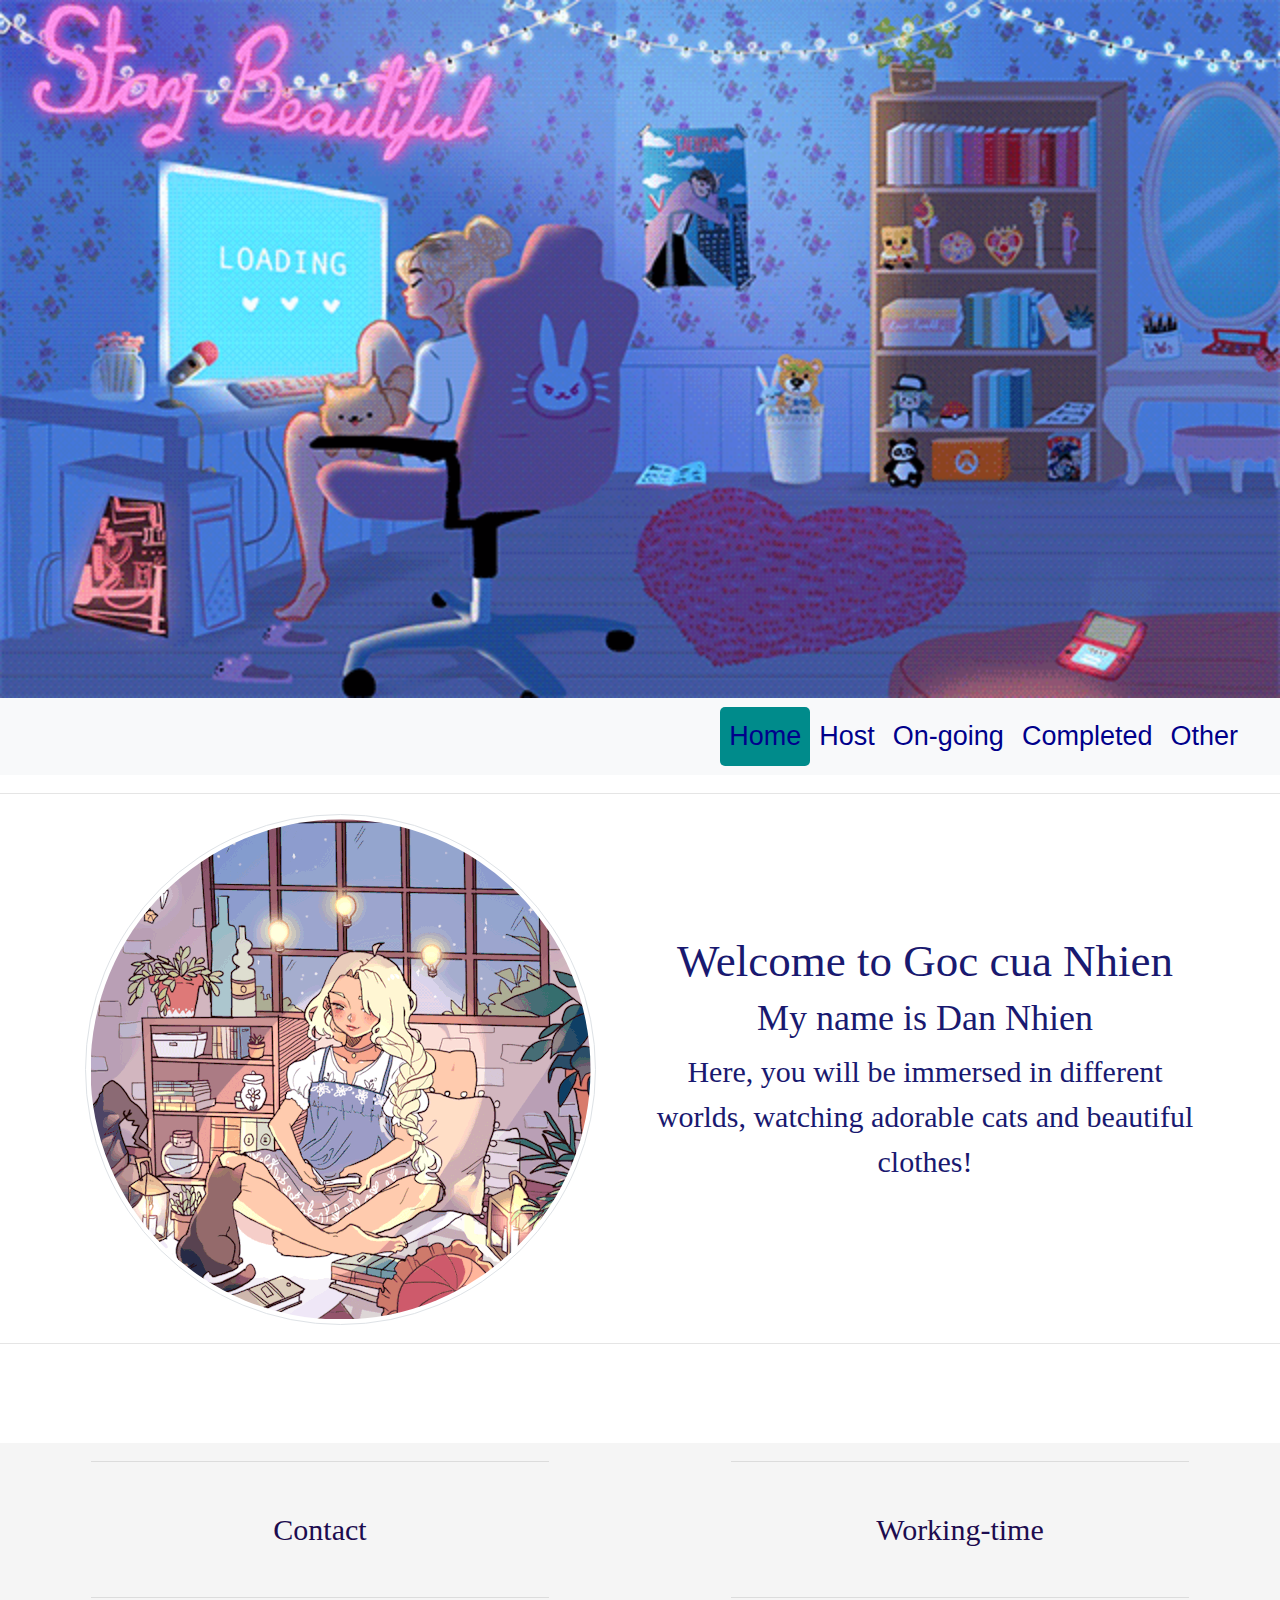
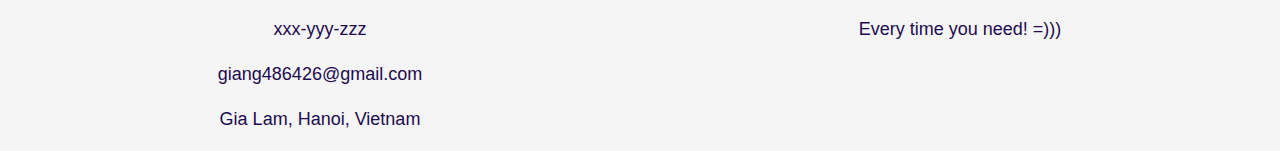
<file: index.html>
<!DOCTYPE html>
<html>
<head>
	<!-- title -->
	<title>Góc của Nhiên</title>
	<!--  -->
	<meta charset="utf-8">
	<!--  -->
	<meta name="description" content="Personal Portfolio Template">
	<meta name="viewport" content="width=device-width, initial-scale=1">
	<!-- Css -->
	<link rel="stylesheet" href="https://use.fontawesome.com/releases/v5.7.0/css/all.css" integrity="sha384-lZN37f5QGtY3VHgisS14W3ExzMWZxybE1SJSEsQp9S+oqd12jhcu+A56Ebc1zFSJ" crossorigin="anonymous">
	<link rel="stylesheet" href="https://maxcdn.bootstrapcdn.com/bootstrap/4.5.2/css/bootstrap.min.css">
	<script src="https://ajax.googleapis.com/ajax/libs/jquery/3.5.1/jquery.min.js"></script>
	<script src="https://cdnjs.cloudflare.com/ajax/libs/popper.js/1.16.0/umd/popper.min.js"></script>
	<script src="https://maxcdn.bootstrapcdn.com/bootstrap/4.5.2/js/bootstrap.min.js"></script>
	<link rel="stylesheet" type="text/css" href="./style/style.css">
</head>
<body >
  <!-- Images -->
  <img class="img-fluid" src="./images/bia.gif" / style="width: 100%;">
  <!---->
	<nav class="navbar navbar-expand-md navbar-light bg-light sticky-top">
      <div class="container-fluid">
        <button
          class="navbar-toggler"
          type="button"
          data-toggle="collapse"
          data-target="#navbarResponsive"
        >
          <span class="navbar-toggler-icon"></span>
        </button>
        <div class="collapse navbar-collapse" id="navbarResponsive">
          <ul class="navbar-nav ml-auto">
            <li class="nav-item">
              <a class="nav-link active" href="home.html">Home</a>
            </li>
            <li class="nav-item">
              <a class="nav-link" href="host.html">Host</a>
            </li>
            <li class="nav-item">
              <a class="nav-link" href="ongoing.html">On-going</a>
            </li>
            <li class="nav-item">
              <a class="nav-link" href="completed.html">Completed</a>
            </li>
            <li class="nav-item">
              <a class="nav-link" href="other.html">Other</a>
            </li>
          </ul>
        </div>
      </div>
    </nav>
    
    <!-- Main -->
    <hr>
    <div class="container " id="main">
    	<div class="row ">
    		<div class="col-md-6 col-sm-12">
    			<img class="img-fluid rounded-circle img-thumbnail" src="./images/nen1.gif">
    		</div>
    		<div class="col-md-6 col-sm-12 color">
    			<h1>Welcome to Goc cua Nhien</h1>
    			<h2>My name is Dan Nhien</h2>
    			<p>Here, you will be immersed in different worlds, watching adorable cats and beautiful clothes!</p>
    		</div>
    	</div>
    </div>
    <!-- Contact -->
    <hr>
   	<div class="container-fluid padding">
      	<div class="row text-center padding">
        	
        	<div class="col-12 social padding">
				<a href="https://www.facebook.com/"><i class="fab fa-facebook"></i></a>
				<a href="https://twitter.com/"><i class="fab fa-twitter"></i></a>
				<a href="https://www.google.com/"><i class="fab fa-google"></i></a>
				<a href="https://www.instagram.com/"><i class="fab fa-instagram"></i></a>
				<a href="https://www.youtube.com/"><i class="fab fa-youtube"></i></a>
        	</div>
      	</div>
    </div>
    <!-- Footer -->
    <footer>
      	<div class="container-fluid padding">
			<div class="row text-center">
          		<div class="col-md-6">
                <hr class="light" />
                <h5>Contact</h5>
            		<hr class="light" />
            		<p>xxx-yyy-zzz</p>
            		<p>giang486426@gmail.com</p>
            		<p>Gia Lam, Hanoi, Vietnam</p>
          		</div>
          		<div class="col-md-6">
            		<hr class="light" />
            		<h5>Working-time</h5>
            		<hr class="light" />
            		<p>Every time you need! =))) </p>
          		</div>
        	</div>
      </div>
    </footer>
</body>
</html>
</file>
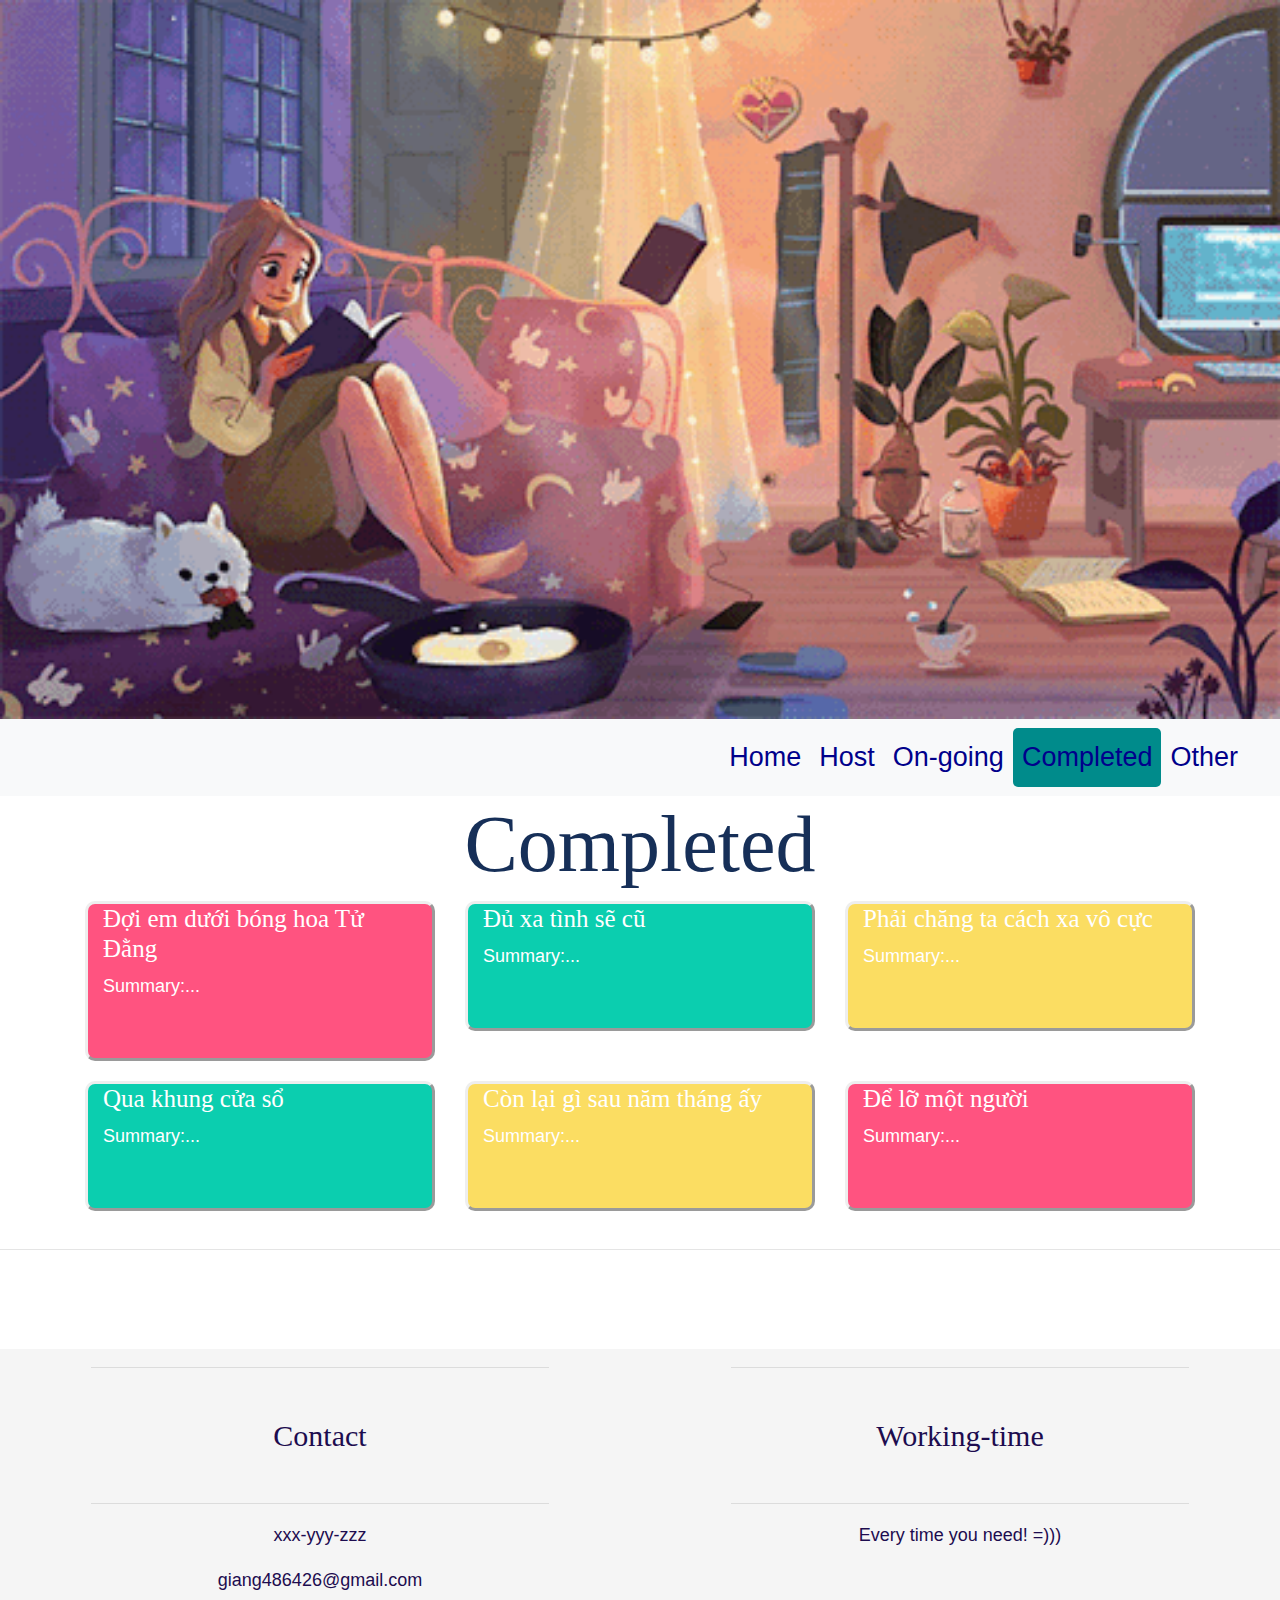
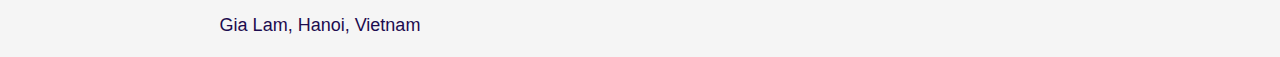
<file: completed.html>
<!DOCTYPE html>
<html>
<head>
	<title>Góc của Nhiên</title>
	<!--  -->
	<meta charset="utf-8">
	<!--  -->
	<meta name="description" content="Personal Portfolio Template">
	<meta name="viewport" content="width=device-width, initial-scale=1">
	<!-- Css -->
	<link rel="stylesheet" href="https://use.fontawesome.com/releases/v5.7.0/css/all.css" integrity="sha384-lZN37f5QGtY3VHgisS14W3ExzMWZxybE1SJSEsQp9S+oqd12jhcu+A56Ebc1zFSJ" crossorigin="anonymous">
	<link rel="stylesheet" href="https://maxcdn.bootstrapcdn.com/bootstrap/4.5.2/css/bootstrap.min.css">
	<script src="https://ajax.googleapis.com/ajax/libs/jquery/3.5.1/jquery.min.js"></script>
	<script src="https://cdnjs.cloudflare.com/ajax/libs/popper.js/1.16.0/umd/popper.min.js"></script>
	<script src="https://maxcdn.bootstrapcdn.com/bootstrap/4.5.2/js/bootstrap.min.js"></script>
	<link rel="stylesheet" type="text/css" href="./style/style.css">
</head>
<body>
  <!-- gif -->
    <img class="img-fluid" src="./images/gif3.gif" / style=" width: 100%">
  <!---->
	<nav class="navbar navbar-expand-md navbar-light bg-light sticky-top">
      <div class="container-fluid">
        <button
          class="navbar-toggler"
          type="button"
          data-toggle="collapse"
          data-target="#navbarResponsive"
        >
          <span class="navbar-toggler-icon"></span>
        </button>
        <div class="collapse navbar-collapse" id="navbarResponsive">
          <ul class="navbar-nav ml-auto">
            <li class="nav-item">
              <a class="nav-link" href="home.html">Home</a>
            </li>
            <li class="nav-item">
              <a class="nav-link" href="host.html">Host</a>
            </li>
            <li class="nav-item">
              <a class="nav-link" href="ongoing.html">On-going</a>
            </li>
            <li class="nav-item">
              <a class="nav-link active" href="completed.html">Completed</a>
            </li>
            <li class="nav-item">
              <a class="nav-link" href="other.html">Other</a>
            </li>
          </ul>
        </div>
      </div>
    </nav>
    <!-- completed -->
    <section id="completed">
      <div class="container">
        <h1>Completed</h1>
        <div class="row">
          <div class="col-md-4 col-sm-12">
            <div class="container c1">
              
              <div class="completed-content">
                <h4><i class="fas fa-bezier-curve"></i> Đợi em dưới bóng hoa Tử Đằng</h4>
                <p>Summary:...</p>
              </div>
            </div>
          </div>
          <div class="col-md-4 col-sm-12 ">
            <div class="container c2">
              
              <div class="completed-content">
                <h4><i class="fas fa-splotch"></i> Đủ xa tình sẽ cũ</h4>
                <p>Summary:...</p>
              </div>
            </div>
          </div>
          <div class="col-md-4 col-sm-12 ">
            <div class="container c3">
              <div class="completed-content">
                <h4><i class="fas fa-cloud-sun"></i> Phải chăng ta cách xa vô cực</h4>
                <p>Summary:...</p>
              </div>
            </div>
          </div>
          <div class="col-md-4 col-sm-12">
            <div class="container c4">
              
              <div class="completed-content">
                <h4><i class="fas fa-atom"></i> Qua khung cửa sổ</h4>
                <p>Summary:...</p>
              </div>
            </div >
          </div>
          <div class="col-md-4 col-sm-12">
            <div class="container c5">            
              <div class="completed-content">
                <h4><i class="fas fa-award"></i> Còn lại gì sau năm tháng ấy</h4>
                <p>Summary:...</p>
              </div>
            </div>
          </div>
          <div class="col-md-4 col-sm-12">
            <div class="container c6">
              <div class="completed-content">
                <h4><i class="fas fa-theater-masks"></i> Để lỡ một người</h4>
                <p>Summary:...</p>
              </div>
            </div>
          </div>
        </div>
      </div>
    </section>
    <!-- Contact -->
    <hr>
   	<div class="container-fluid padding">
      	<div class="row text-center padding">
        	<div class="col-12 social padding">
				<a href="https://www.facebook.com/"><i class="fab fa-facebook"></i></a>
				<a href="https://twitter.com/"><i class="fab fa-twitter"></i></a>
				<a href="https://www.google.com/"><i class="fab fa-google"></i></a>
				<a href="https://www.instagram.com/"><i class="fab fa-instagram"></i></a>
				<a href="https://www.youtube.com/"><i class="fab fa-youtube"></i></a>
        	</div>
      	</div>
    </div>
    <!-- Footer -->
    <footer>
        <div class="container-fluid padding">
      <div class="row text-center">
              <div class="col-md-6">
                <hr class="light" />
                <h5>Contact</h5>
                <hr class="light" />
                <p>xxx-yyy-zzz</p>
                <p>giang486426@gmail.com</p>
                <p>Gia Lam, Hanoi, Vietnam</p>
              </div>
              <div class="col-md-6">
                <hr class="light" />
                <h5>Working-time</h5>
                <hr class="light" />
                <p>Every time you need! =)))</p>
              </div>
          </div>
      </div>
    </footer>
</body>
</html>
</file>
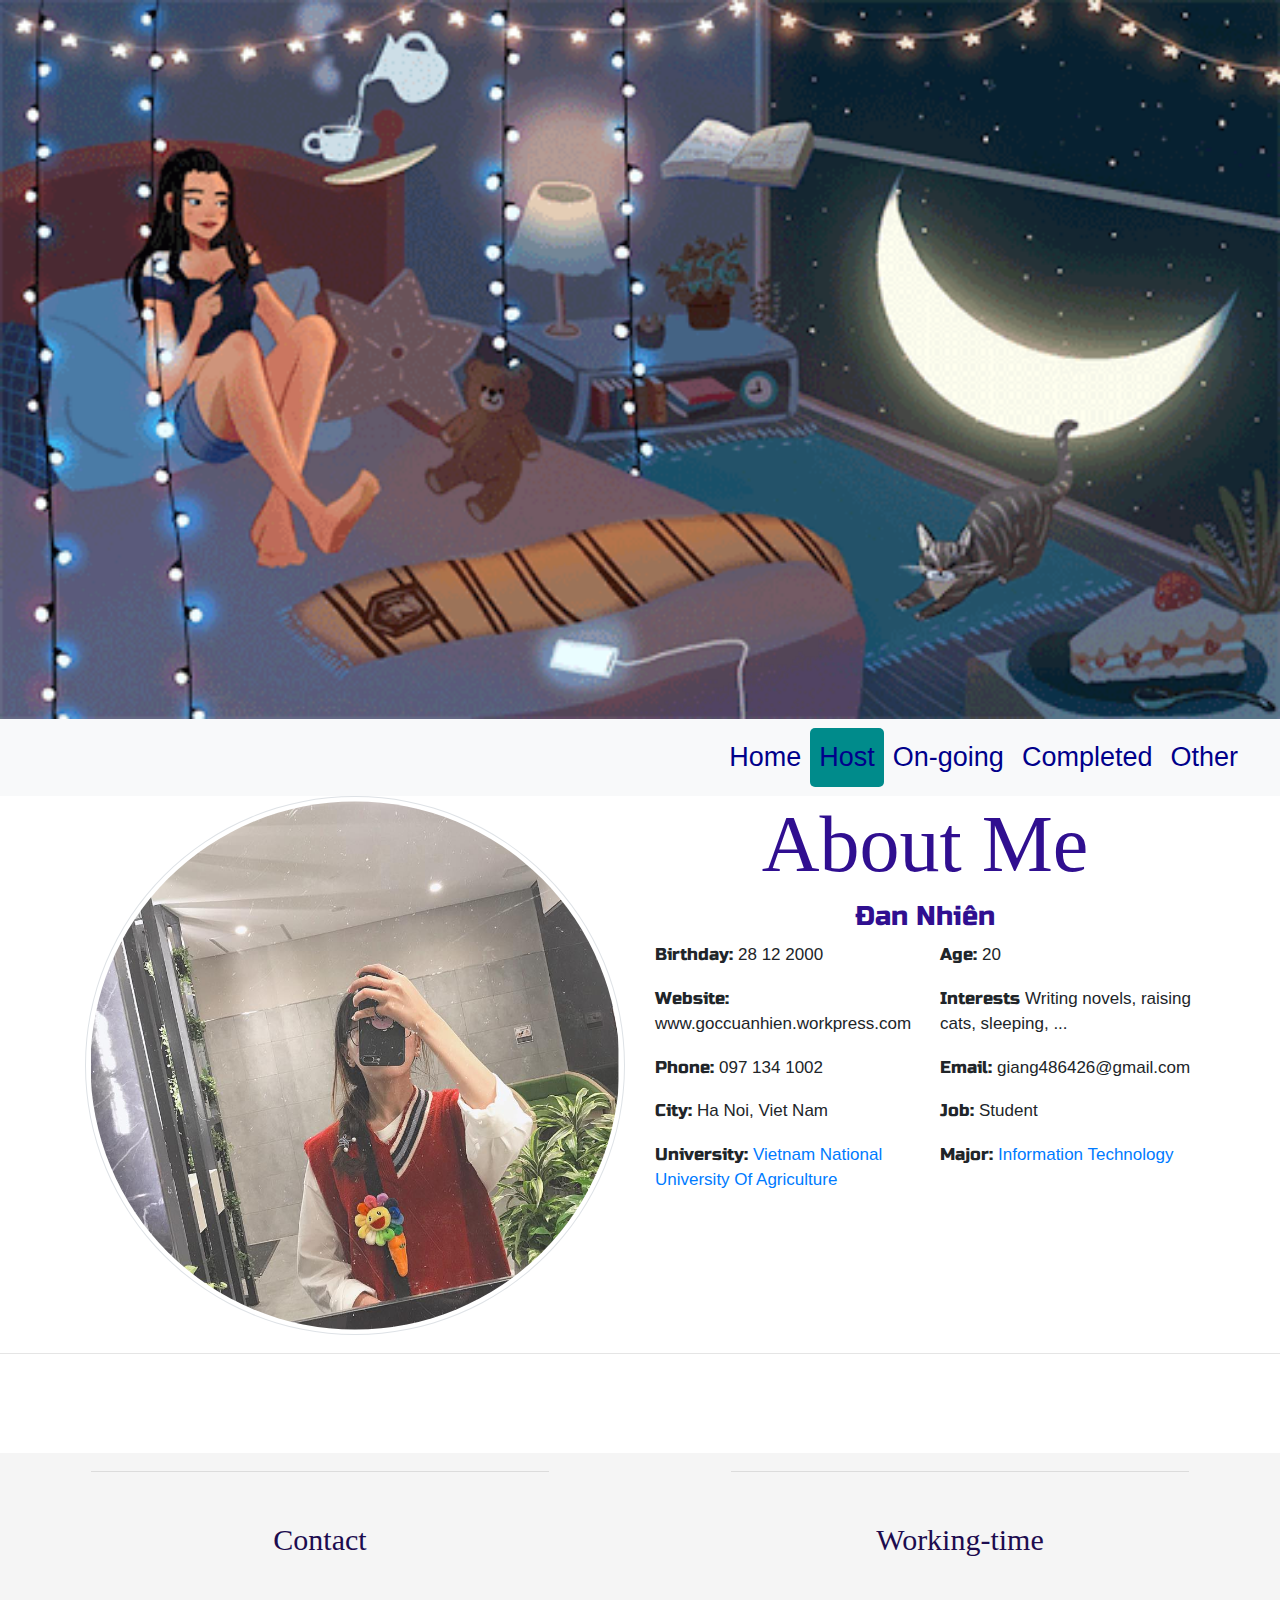
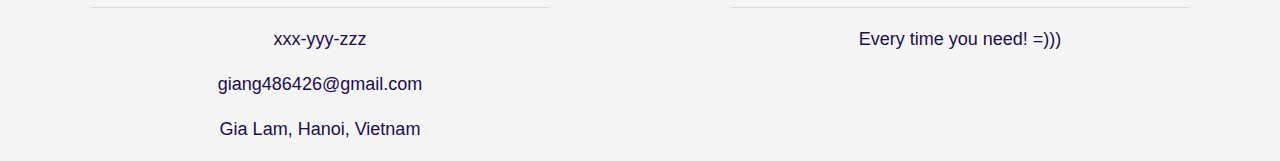
<file: host.html>
<!DOCTYPE html>
<html>
<head>
	<title>Góc của Nhiên</title>
	<!--  -->
	<meta charset="utf-8">
	<!--  -->
	<meta name="description" content="Personal Portfolio Template">
	<meta name="viewport" content="width=device-width, initial-scale=1">
	<!-- Css -->
	<link rel="stylesheet" href="https://use.fontawesome.com/releases/v5.7.0/css/all.css" integrity="sha384-lZN37f5QGtY3VHgisS14W3ExzMWZxybE1SJSEsQp9S+oqd12jhcu+A56Ebc1zFSJ" crossorigin="anonymous">
	<link rel="stylesheet" href="https://maxcdn.bootstrapcdn.com/bootstrap/4.5.2/css/bootstrap.min.css">
	<script src="https://ajax.googleapis.com/ajax/libs/jquery/3.5.1/jquery.min.js"></script>
	<script src="https://cdnjs.cloudflare.com/ajax/libs/popper.js/1.16.0/umd/popper.min.js"></script>
	<script src="https://maxcdn.bootstrapcdn.com/bootstrap/4.5.2/js/bootstrap.min.js"></script>
	<link rel="stylesheet" type="text/css" href="./style/style.css">
</head>
<body>
    <!-- gif -->
    <img class="img-fluid" src="./images/gif1.gif" / style=" width: 100%">
    <!---->
	<nav class="navbar navbar-expand-md navbar-light bg-light sticky-top">
      <div class="container-fluid">
        <button
          class="navbar-toggler"
          type="button"
          data-toggle="collapse"
          data-target="#navbarResponsive"
        >
          <span class="navbar-toggler-icon"></span>
        </button>
        <div class="collapse navbar-collapse" id="navbarResponsive">
          <ul class="navbar-nav ml-auto">
            <li class="nav-item">
              <a class="nav-link" href="home.html">Home</a>
            </li>
            <li class="nav-item">
              <a class="nav-link active" href="host.html">Host</a>
            </li>
            <li class="nav-item">
              <a class="nav-link" href="ongoing.html">On-going</a>
            </li>
            <li class="nav-item">
              <a class="nav-link" href="completed.html">Completed</a>
            </li>
            <li class="nav-item">
              <a class="nav-link" href="other.html">Other</a>
            </li>
          </ul>
        </div>
      </div>
    </nav>
    
    <!-- about -->
    <div class="container">
    	<section id="about">
    		<div class="row">
    			<div class="col-md-6 col-sm-12">
    				<img src="./images/nen.jpg" class="img-fluid rounded-circle img-thumbnail">
    			</div>
    			<div class="col-md-6 col-sm-12" id="person">
    				<div class="text-center" >
    					<h1>About Me</h1>
    					<h4>Đan Nhiên</h4>
    				</div>
    				<div class="row">
    					<div class="col-6">
    						<ul class="list-unstyled">
    							<li>
    								<p class="">Birthday: <span>28 12 2000</span></p>
    							</li>
    							<li>
    								<p>Website: <span>www.goccuanhien.workpress.com</span></p>
    							</li><li>
    								<p>Phone: <span>097 134 1002</span></p>
    							</li><li>
    								<p>City: <span>Ha Noi, Viet Nam</span></p>
    							</li>
    							</li><li>
    								<p>University: <span><a href="https://vnua.edu.vn/">Vietnam National University Of Agriculture</a></span></p>
    							</li>
    						</ul>
    					</div>
    					<div class="col-6">
    						<ul class="list-unstyled">
    							<li>
    								<p>Age: <span>20</span></p>
    							</li>
    							<li>
    								<p>Interests <span>Writing novels, raising cats, sleeping, ...</span></p>
    							</li><li>
    								<p>Email: <span><a>giang486426@gmail.com</a></span></p>
    							</li><li>
    								<p>Job: <span>Student</span></p>
    							</li>
    							</li><li>
    								<p>Major: <span><a href="https://fita.vnua.edu.vn/">Information Technology</a></span></p>
    							</li>
    						</ul>
    					</div>
    				</div>
    			</div>
    		</div>
    	</section>
    </div>
    <!-- Contact -->
    <hr>
   	<div class="container-fluid padding">
      	<div class="row text-center padding">
        	
        	<div class="col-12 social padding">
				<a href="https://www.facebook.com/"><i class="fab fa-facebook"></i></a>
				<a href="https://twitter.com/"><i class="fab fa-twitter"></i></a>
				<a href="https://www.google.com/"><i class="fab fa-google"></i></a>
				<a href="https://www.instagram.com/"><i class="fab fa-instagram"></i></a>
				<a href="https://www.youtube.com/"><i class="fab fa-youtube"></i></a>
        	</div>
      	</div>
    </div>
    <!-- Footer -->
   <footer>
        <div class="container-fluid padding">
            <div class="row text-center">
                <div class="col-md-6">
                <hr class="light" />
                <h5>Contact</h5>
                    <hr class="light" />
                    <p>xxx-yyy-zzz</p>
                    <p>giang486426@gmail.com</p>
                    <p>Gia Lam, Hanoi, Vietnam</p>
                </div>
                <div class="col-md-6">
                    <hr class="light" />
                    <h5>Working-time</h5>
                    <hr class="light" />
                    <p>Every time you need! =)))</p>
                </div>
            </div>
      </div>
    </footer>
</body>
</html>
</file>
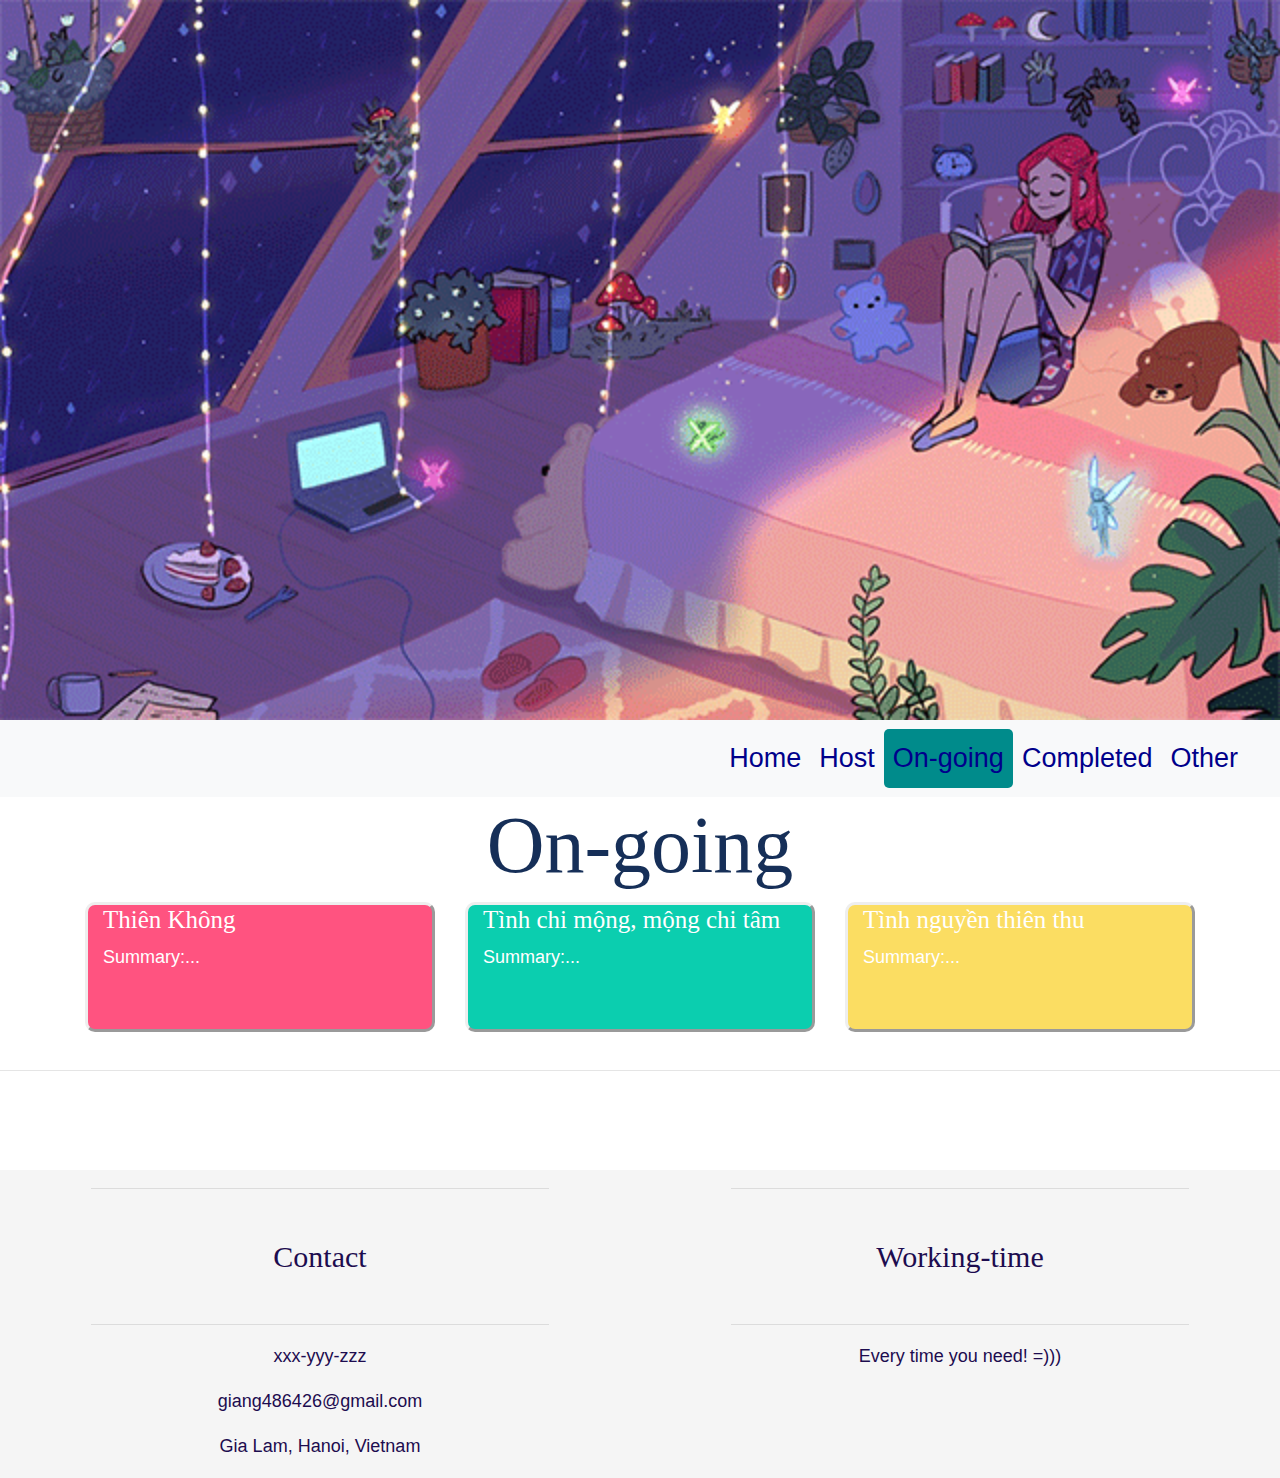
<file: ongoing.html>
<!DOCTYPE html>
<html>
<head>
	<title>Góc của Nhiên</title>
	<!--  -->
	<meta charset="utf-8">
	<!--  -->
	<meta name="description" content="Personal Portfolio Template">
	<meta name="viewport" content="width=device-width, initial-scale=1">
	<!-- Css -->
	<link rel="stylesheet" href="https://use.fontawesome.com/releases/v5.7.0/css/all.css" integrity="sha384-lZN37f5QGtY3VHgisS14W3ExzMWZxybE1SJSEsQp9S+oqd12jhcu+A56Ebc1zFSJ" crossorigin="anonymous">
	<link rel="stylesheet" href="https://maxcdn.bootstrapcdn.com/bootstrap/4.5.2/css/bootstrap.min.css">
	<script src="https://ajax.googleapis.com/ajax/libs/jquery/3.5.1/jquery.min.js"></script>
	<script src="https://cdnjs.cloudflare.com/ajax/libs/popper.js/1.16.0/umd/popper.min.js"></script>
	<script src="https://maxcdn.bootstrapcdn.com/bootstrap/4.5.2/js/bootstrap.min.js"></script>
	<link rel="stylesheet" type="text/css" href="./style/style.css">
</head>
<body>
    <!-- gif -->
    <img class="img-fluid" src="./images/gif2.gif" / style=" width: 100%">
    <!---->
	<nav class="navbar navbar-expand-md navbar-light bg-light sticky-top">
      <div class="container-fluid">
        <button
          class="navbar-toggler"
          type="button"
          data-toggle="collapse"
          data-target="#navbarResponsive"
        >
          <span class="navbar-toggler-icon"></span>
        </button>
        <div class="collapse navbar-collapse" id="navbarResponsive">
          <ul class="navbar-nav ml-auto">
            <li class="nav-item">
              <a class="nav-link" href="home.html">Home</a>
            </li>
            <li class="nav-item">
              <a class="nav-link" href="host.html">Host</a>
            </li>
            <li class="nav-item">
              <a class="nav-link active" href="ongoing.html">On-going</a>
            </li>
            <li class="nav-item">
              <a class="nav-link" href="completed.html">Completed</a>
            </li>
            <li class="nav-item">
              <a class="nav-link" href="other.html">Other</a>
            </li>
          </ul>
        </div>
      </div>
    </nav>
    <!-- ongoing -->
    <section id="ongoing">
    	<div class="container">
    		<h1>On-going</h1>
    		<div class="row">
    			<div class="col-md-4 col-sm-12">
    				<div class="container c1">
    					
    					<div class="ongoing-content">
    						<h4><i class="fas fa-bezier-curve"></i> Thiên Không</h4>
    						<p>Summary:...</p>
    					</div>
    				</div>
    			</div>
    			<div class="col-md-4 col-sm-12 ">
    				<div class="container c2">
    					
    					<div class="ongoing-content">
    						<h4><i class="fas fa-splotch"></i> Tình chi mộng, mộng chi tâm</h4>
    						<p>Summary:...</p>
    					</div>
    				</div>
    			</div>
    			<div class="col-md-4 col-sm-12 ">
    				<div class="container c3">
    					
    					<div class="ongoing-content">
    						<h4><i class="far fa-paper-plane"></i> Tình nguyền thiên thu</h4>
    						<p>Summary:...</p>
    					</div>
    				</div>
    			</div>
    		</div>
    	</div>
    </section>
    <!-- Contact -->
    <hr>
   	<div class="container-fluid padding">
      	<div class="row text-center padding">
        	
        	<div class="col-12 social padding">
				<a href="https://www.facebook.com/"><i class="fab fa-facebook"></i></a>
				<a href="https://twitter.com/"><i class="fab fa-twitter"></i></a>
				<a href="https://www.google.com/"><i class="fab fa-google"></i></a>
				<a href="https://www.instagram.com/"><i class="fab fa-instagram"></i></a>
				<a href="https://www.youtube.com/"><i class="fab fa-youtube"></i></a>
        	</div>
      	</div>
    </div>
    
    <!-- Footer -->
    <footer>
        <div class="container-fluid padding">
            <div class="row text-center">
                <div class="col-md-6">
                <hr class="light" />
                <h5>Contact</h5>
                    <hr class="light" />
                    <p>xxx-yyy-zzz</p>
                    <p>giang486426@gmail.com</p>
                    <p>Gia Lam, Hanoi, Vietnam</p>
                </div>
                <div class="col-md-6">
                    <hr class="light" />
                    <h5>Working-time</h5>
                    <hr class="light" />
                    <p>Every time you need! =)))</p>
                </div>
            </div>
      </div>
    </footer>
</body>
</html>
</file>
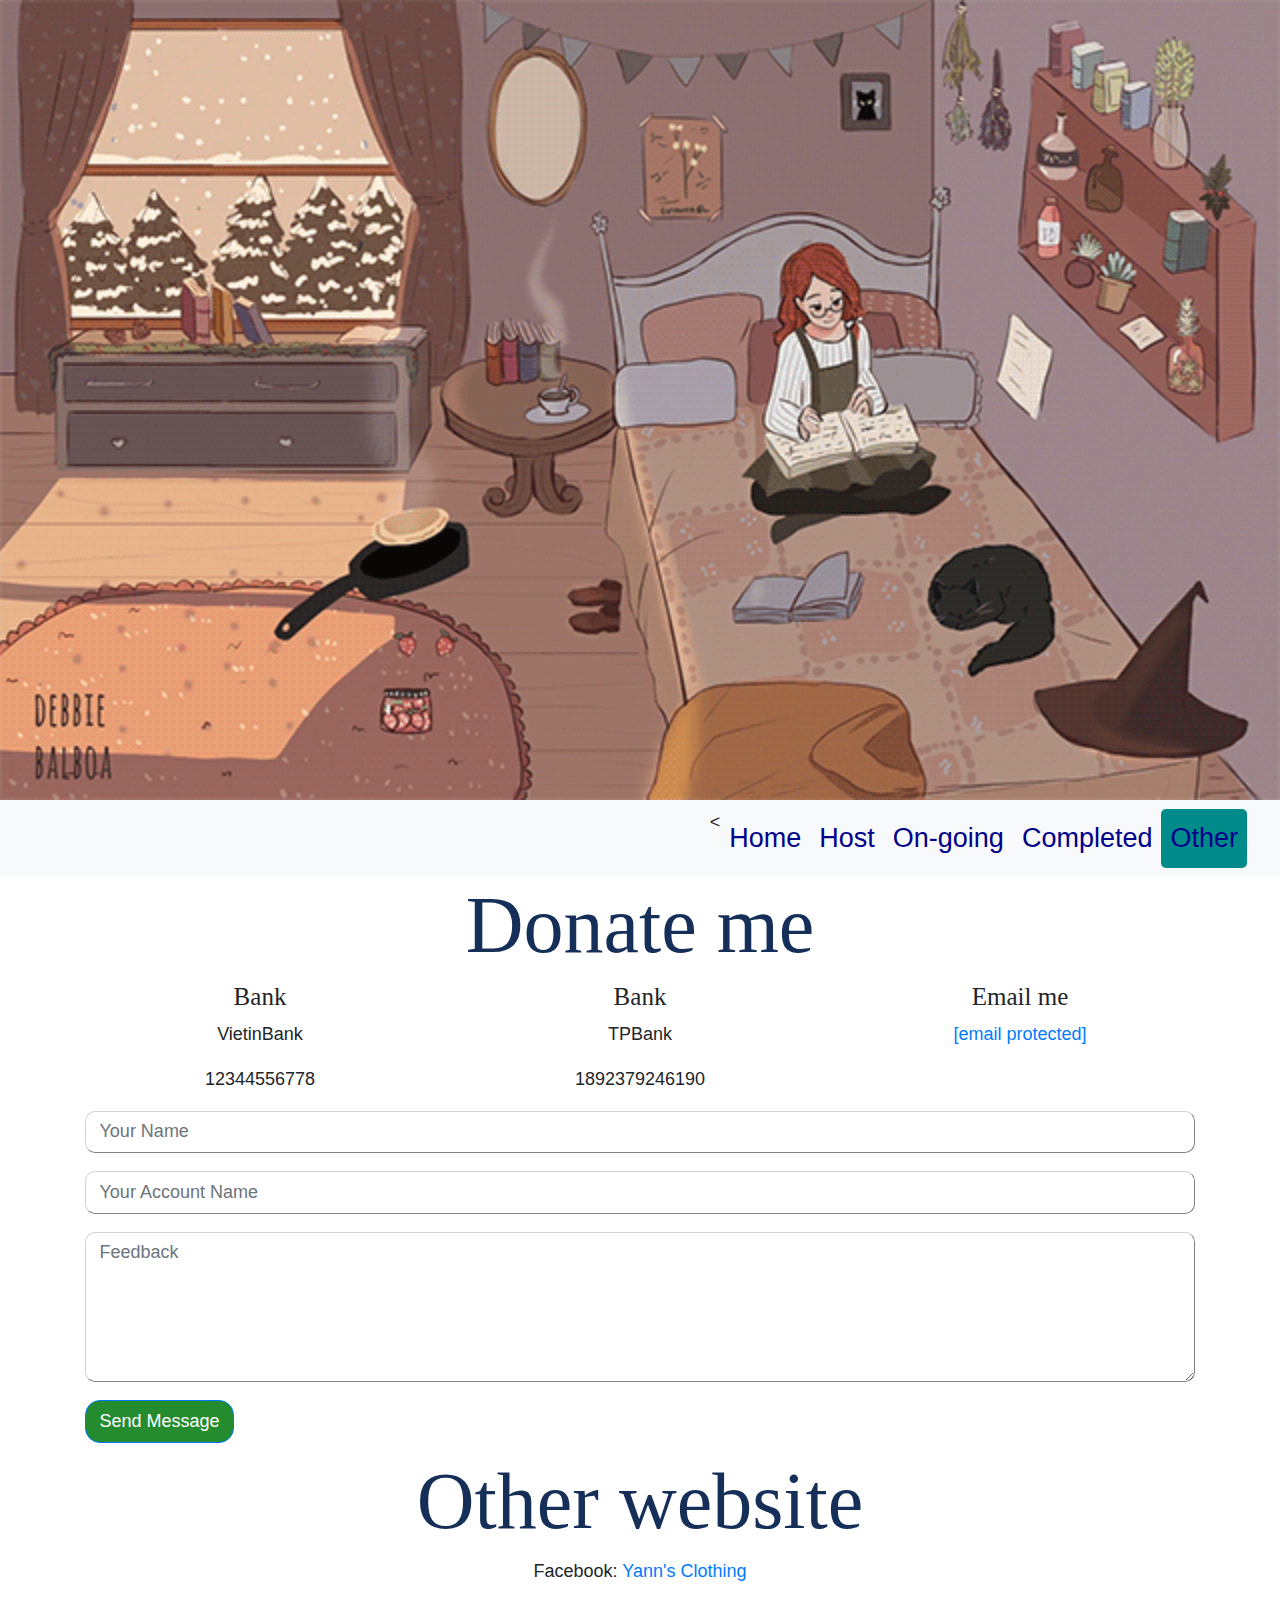
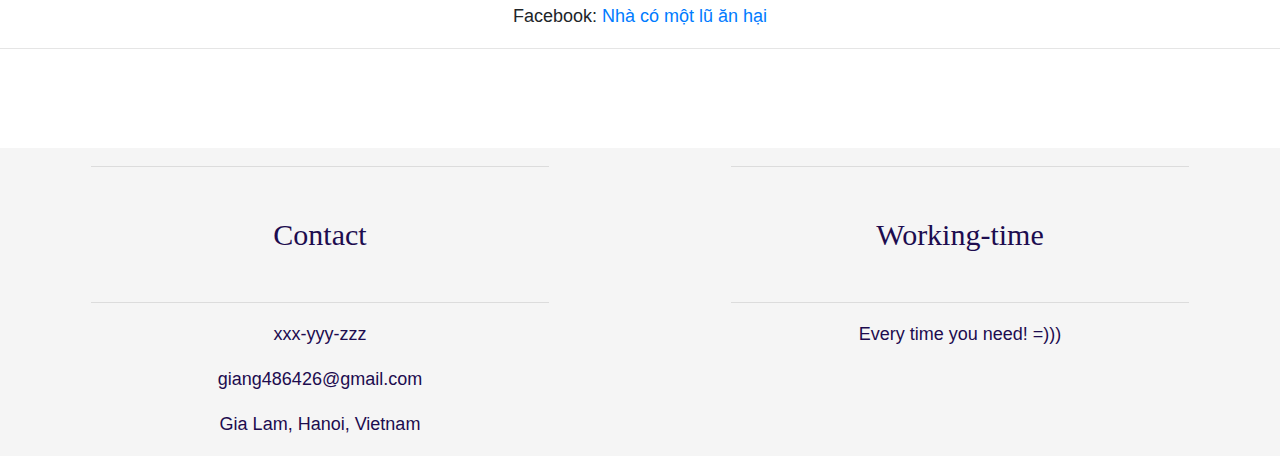
<file: other.html>
<!DOCTYPE html>
<html>
<head>
	<title>Góc của Nhiên</title>
	<!--  -->
	<meta charset="utf-8">
	<!--  -->
	<meta name="description" content="Personal Portfolio Template">
	<meta name="viewport" content="width=device-width, initial-scale=1">
	<!-- Css -->
	<link rel="stylesheet" href="https://use.fontawesome.com/releases/v5.7.0/css/all.css" integrity="sha384-lZN37f5QGtY3VHgisS14W3ExzMWZxybE1SJSEsQp9S+oqd12jhcu+A56Ebc1zFSJ" crossorigin="anonymous">
	<link rel="stylesheet" href="https://maxcdn.bootstrapcdn.com/bootstrap/4.5.2/css/bootstrap.min.css">
	<script src="https://ajax.googleapis.com/ajax/libs/jquery/3.5.1/jquery.min.js"></script>
	<script src="https://cdnjs.cloudflare.com/ajax/libs/popper.js/1.16.0/umd/popper.min.js"></script>
	<script src="https://maxcdn.bootstrapcdn.com/bootstrap/4.5.2/js/bootstrap.min.js"></script>
	<link rel="stylesheet" type="text/css" href="./style/style.css">
</head>
<body>
  <!-- gif -->
    <img class="img-fluid" src="./images/gif4.gif" / style=" width: 100%">
  <!---->
	<nav class="navbar navbar-expand-md navbar-light bg-light sticky-top">
      <div class="container-fluid">
        <button
          class="navbar-toggler"
          type="button"
          data-toggle="collapse"
          data-target="#navbarResponsive"
        >
          <span class="navbar-toggler-icon"></span>
        </button>
        <div class="collapse navbar-collapse" id="navbarResponsive">
          <ul class="navbar-nav ml-auto">
            <<li class="nav-item">
              <a class="nav-link" href="home.html">Home</a>
            </li>
            <li class="nav-item">
              <a class="nav-link" href="host.html">Host</a>
            </li>
            <li class="nav-item">
              <a class="nav-link" href="ongoing.html">On-going</a>
            </li>
            <li class="nav-item">
              <a class="nav-link" href="completed.html">Completed</a>
            </li>
            <li class="nav-item">
              <a class="nav-link active" href="other.html">Other</a>
            </li>
          </ul>
        </div>
      </div>
    </nav>
    <!-- other -->
    <section id="other">
    	<div class="container">
    		<h1>Donate me</h1>
    		<div class="row">
    			<div class="col-md-4 col-sm-12">
    				<h4><i class="fas fa-comment-dollar"></i>Bank</h4>
    				<p>VietinBank</p>
            <p>12344556778</p>
    			</div>
    			<div class="col-md-4 col-sm-12">
    				<h4><i class="fas fa-comments-dollar"></i>Bank</h4>
    				<p>TPBank</p>
            <p>1892379246190</p>
    			</div>
    			<div class="col-md-4 col-sm-12">
    				<h4><i class="far fa-comments"></i>Email me</h4>
    				<p><a href="#">[email protected]</a></p>
    			</div>
    		</div>
    	</div>
    	<div class="container">
	    	<form action="/action_page.php">
	    		<div class="form-group">
	      			<input type="text" class="form-control" id="name" placeholder="Your Name" name="name">
	    		</div>
	    		<div class="form-group">
	 
	      			<input type="email" class="form-control" id="account" placeholder="Your Account Name" name="email">
	    		</div>
	    		<div class="form-group">
	      			<textarea class="form-control" rows="5" id="feedback" placeholder="Feedback"></textarea>
	    		</div>
	    		<button type="submit" class="btn btn-primary">Send Message</button>
	  		</form>
	  	</div>
    </section>
    <!-- other 2 -->
    <section id="other">
      <div class="container">
        <h1>Other website</h1>
        <p>Facebook: <span><a href="https://www.facebook.com/dannhien486426">Yann's Clothing</a></span></p>
        <p>Facebook: <span><a href="https://www.facebook.com/Nhacoluanhai">Nhà có một lũ ăn hại</a></span></p>
      </div>
    </section>
    <!-- contact 2 -->
    <hr>
    <div class="container-fluid padding">
        <div class="row text-center padding">
          <div class="col-12 social padding">
        <a href="https://www.facebook.com/"><i class="fab fa-facebook"></i></a>
        <a href="https://twitter.com/"><i class="fab fa-twitter"></i></a>
        <a href="https://www.google.com/"><i class="fab fa-google"></i></a>
        <a href="https://www.instagram.com/"><i class="fab fa-instagram"></i></a>
        <a href="https://www.youtube.com/"><i class="fab fa-youtube"></i></a>
          </div>
        </div>
    </div>
    
    <!-- footer -->
    <footer>
        <div class="container-fluid padding">
      <div class="row text-center">
              <div class="col-md-6">
                <hr class="light" />
                <h5>Contact</h5>
                <hr class="light" />
                <p>xxx-yyy-zzz</p>
                <p>giang486426@gmail.com</p>
                <p>Gia Lam, Hanoi, Vietnam</p>
              </div>
              <div class="col-md-6">
                <hr class="light" />
                <h5>Working-time</h5>
                <hr class="light" />
                <p>Every time you need! =)))</p>
              </div>
          </div>
      </div>
    </footer>
</body>
</html>
</file>
<file: style/style.css>
@import url('https://fonts.googleapis.com/css2?family=Gamja+Flower&family=Pacifico&family=Russo+One&display=swap');
html,body{
	font-size: 18px;
	margin: 0;
	padding:0;
	font-family: Poppins, sans-serif;
}

nav{
	background-color: #DB7093 !important;
}
nav ul li a{
	color: #00008B !important;
	font-size: 27px;
}
nav ul li a.active{
	color: #60229f;
	border-radius: 5px;
	background-color:#008B8B; 
}
nav ul li a:hover{
	background-color: #AFEEEE;
	border-radius: 5px;
}
#main{
	margin-top: 20px !important;
}
.btn-primary{
	border-radius: 5px;
}
.color{
	font-family: Edwardian Script ITC;
	color: #191970;
	font-size: 30px;
	text-align: center;
	padding-top: 120px;
}
.social a{
	font-size: 3em;
	padding: 3rem;
}
.fa-facebook{
	color: #3b5998;
}
.fa-twitter{
	color: #00aced;
}
.fa-google-plus-g{
	color: #dd4b39;
}
.fa-instagram{
	color: #517fa4;
}
.fa-youtube{
	color: #bb0000;
}
footer{
	background-color: #F5F5F5;
	color: #1d0c4f;
}
footer hr{
	width: 75%;
}
footer div h5{
	line-height: 99px;
	font-size: 30px;
	font-family: Forte;
}
.light-100{
	width: 100%;
}
footer div h5{
	text-align: center;
}
@media (max-width: 992px){
	.carousel-caption{
		top: 70%;
	}
	.carousel-caption .btn{
		font-size: 120%;
	}
}
@media (max-width: 768px){
	.carousel-caption{
		top: 70%;
	}
	.carousel-caption .btn{
		font-size: 95%;
		padding:8px 14px;
	}
}
@media (max-width: 576px){
	.carousel-caption{
		top: 70%;
	}
	.carousel-caption .btn{
		font-size: 90%;
		padding: spx 8px;
	}
}
/*host style*/
#about div img{
	border-radius: 10px;
}
#person h1{
	font-family: Edwardian Script ITC;
	color: #300f90;
	font-size: 80px;
}
#person h4{
	font-family: Russo One;
	color: #300f90;
}
#person p{
	font-family: Russo One;
	font-size: 17px;
}
#person p span{
	font-family: sans-serif;
}
.container-sk{
	width: 100%;
	background-color: #a1a4a3;
}
/*ongong style*/
#ongoing div h1{
	text-align: center;
	font-family: Edwardian Script ITC;
	font-size: 80px;
	color: #162f58;
}
#ongoing div h4{
	font-family: Agency FB;
	font-size: 25px;
}
#ongoing div.row div{
	padding-bottom: 20px;
}
.c1{
	background-color: #ff5380;
	color:white;
	border-style: outset;
	border-radius: 10px;
}
.c2{
	background-color: #0bceaf;
	border-radius: 10px;
	border-style: outset;
	color:white;
}
.c3{
	background-color: #fbdd62;
	border-radius: 10px;
	border-style: outset;
	color:white;
}
/*other*/
#other{
	margin-bottom: 10px;
}
#other div h1{
	font-family: Edwardian Script ITC;
	font-size: 80px;
	color: #162f58;
	text-align: center;
}
#other div h3{
	font-family: Times New Roman;
	font-size: 20px;
	color: #162f58;
	text-align: center;
}
#other div h4{
	font-family: Times New Roman;
	font-size: 25px;
	text-align: center;
}
#other div p{
	text-align: center;
}
#other div form input{
	border-radius: 10px;
	border-style: outset;
}
#other div form textarea{
	border-radius: 10px;
	border-style: outset;
}
#other div form button{
	background-color: #248c2e;
	border-radius: 15px;
}
.far-fa-comments{
	color: #ed0404;
}
.fas-fa-comments-dollar{
	color: #2866cc;
}
.far-fa-comments{
	color: #28cc56;
}
/*completed*/
#completed div h1{
	text-align: center;
	font-family: Edwardian Script ITC;
	font-size: 80px;
	color: #162f58;
}
#completed div h4{
	font-family: Agency FB;
	font-size: 25px;
}
#completed div.row div{
	padding-bottom: 20px;
}
.c1{
	background-color: #ff5380;
	color:white;
	border-style: outset;
	border-radius: 10px;
}
.c2{
	background-color: #0bceaf;
	border-radius: 10px;
	border-style: outset;
	color:white;
}
.c3{
	background-color: #fbdd62;
	border-radius: 10px;
	border-style: outset;
	color:white;
}
.c4{
	border-style: outset;
	background-color: #0bceaf;
	border-radius: 10px;
	color:white;
}
.c5{
	border-style: outset;
	background-color: #fbdd62;
	border-radius: 10px;
	color:white;
}
.c6{
	border-style: outset;
	background-color: #ff5380;
	border-radius: 10px;
	color: white;
}
</file>
